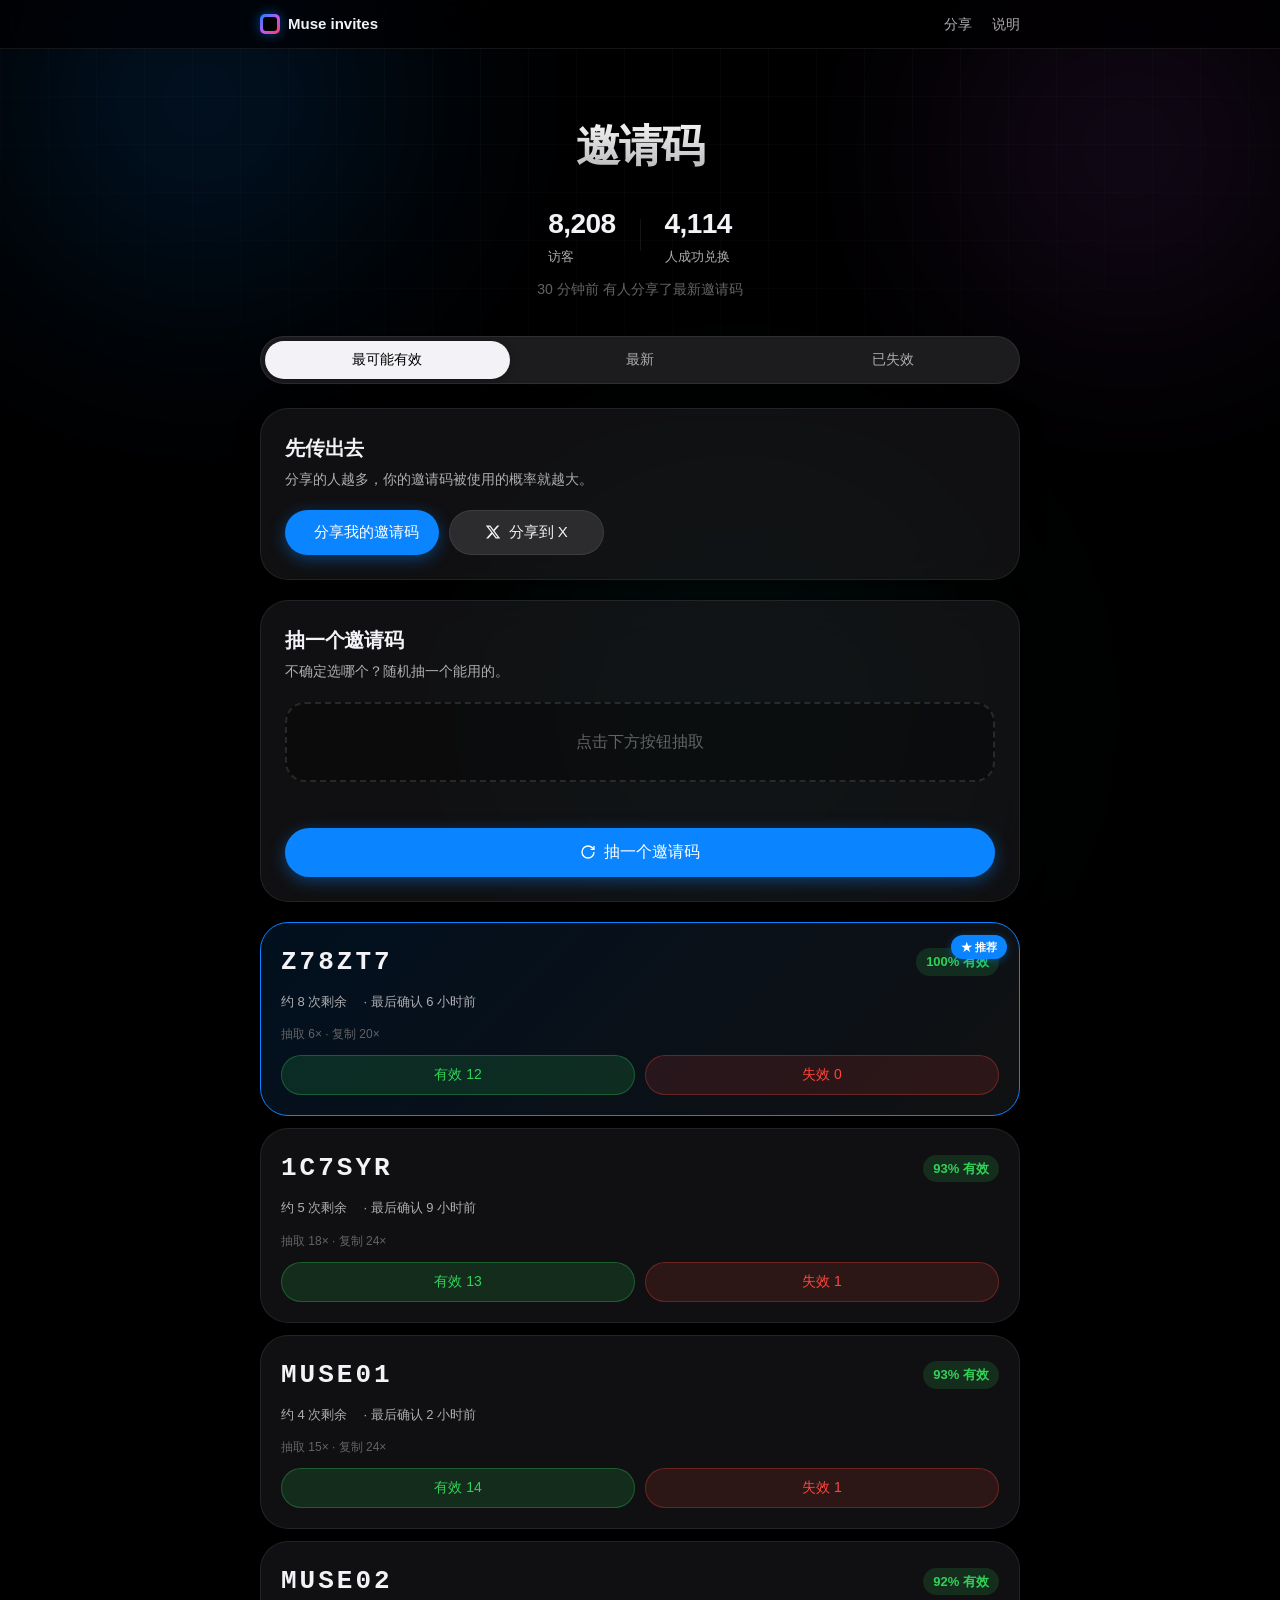
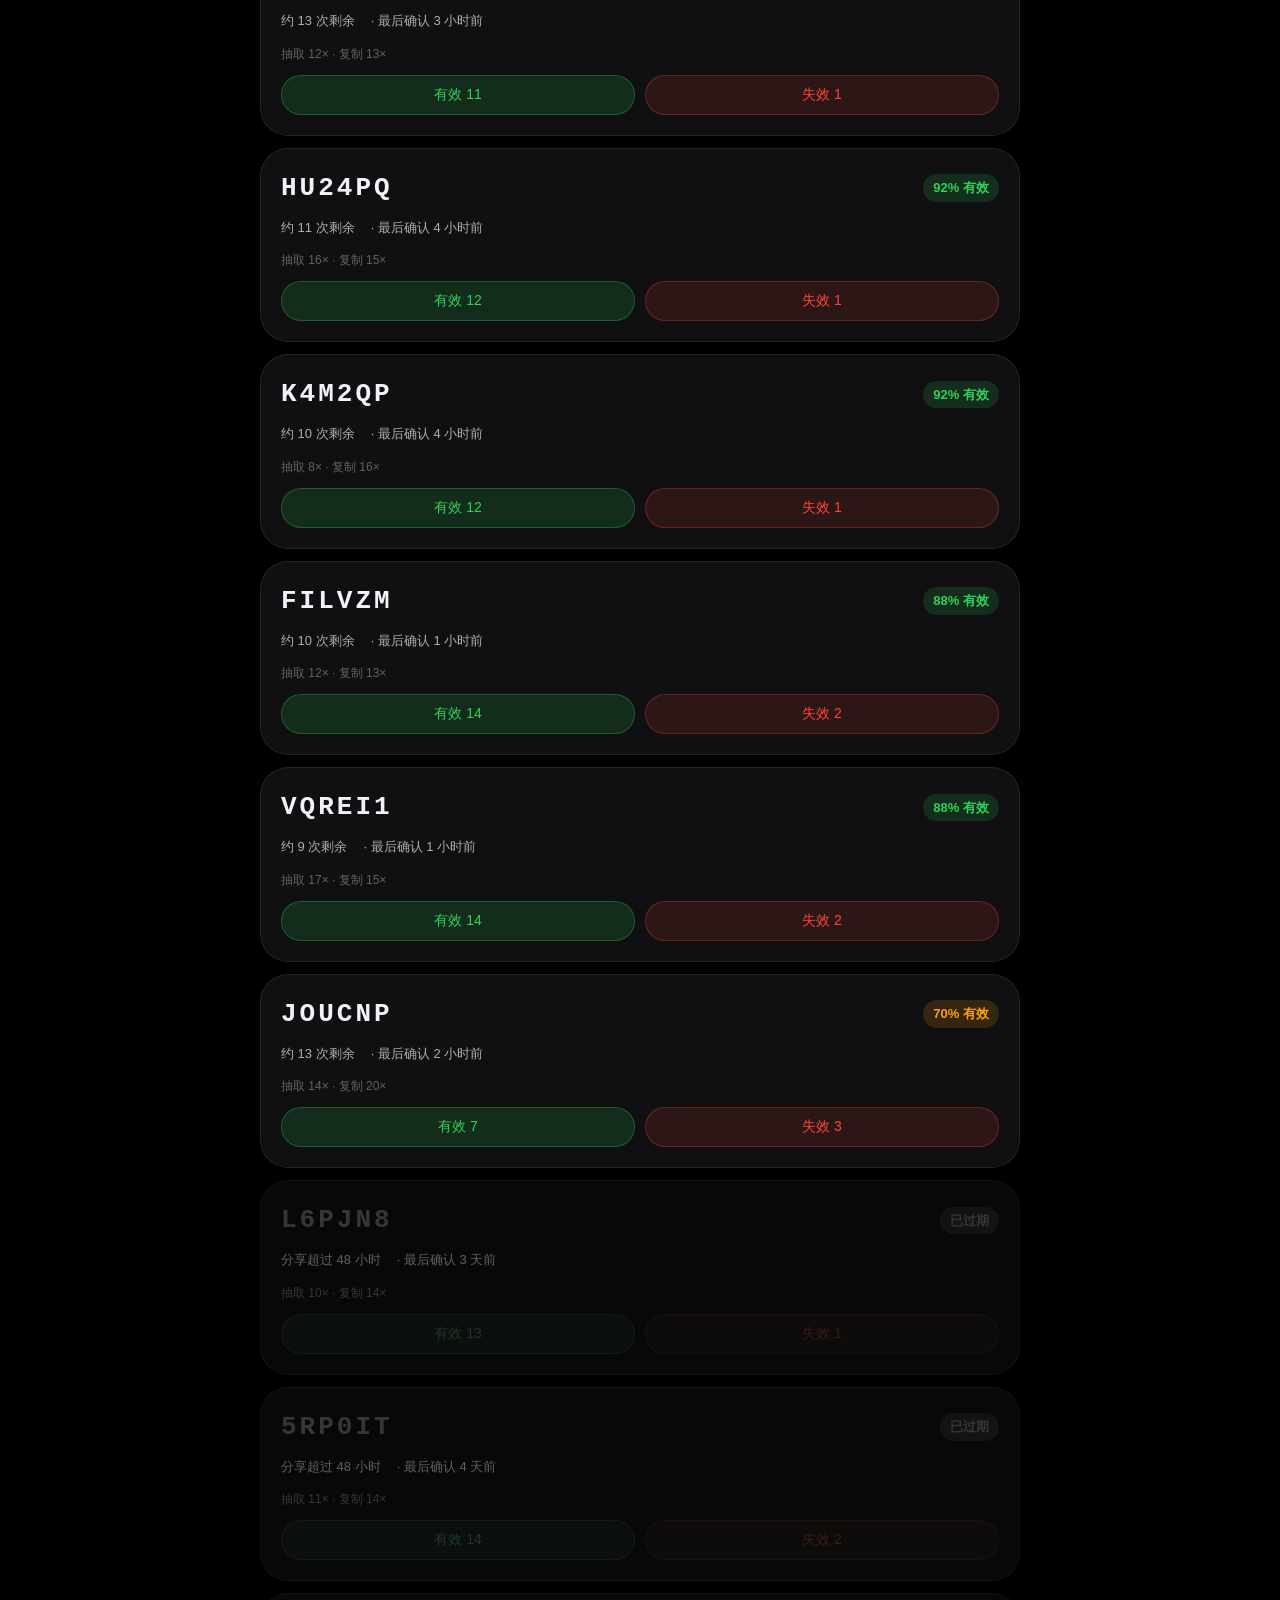
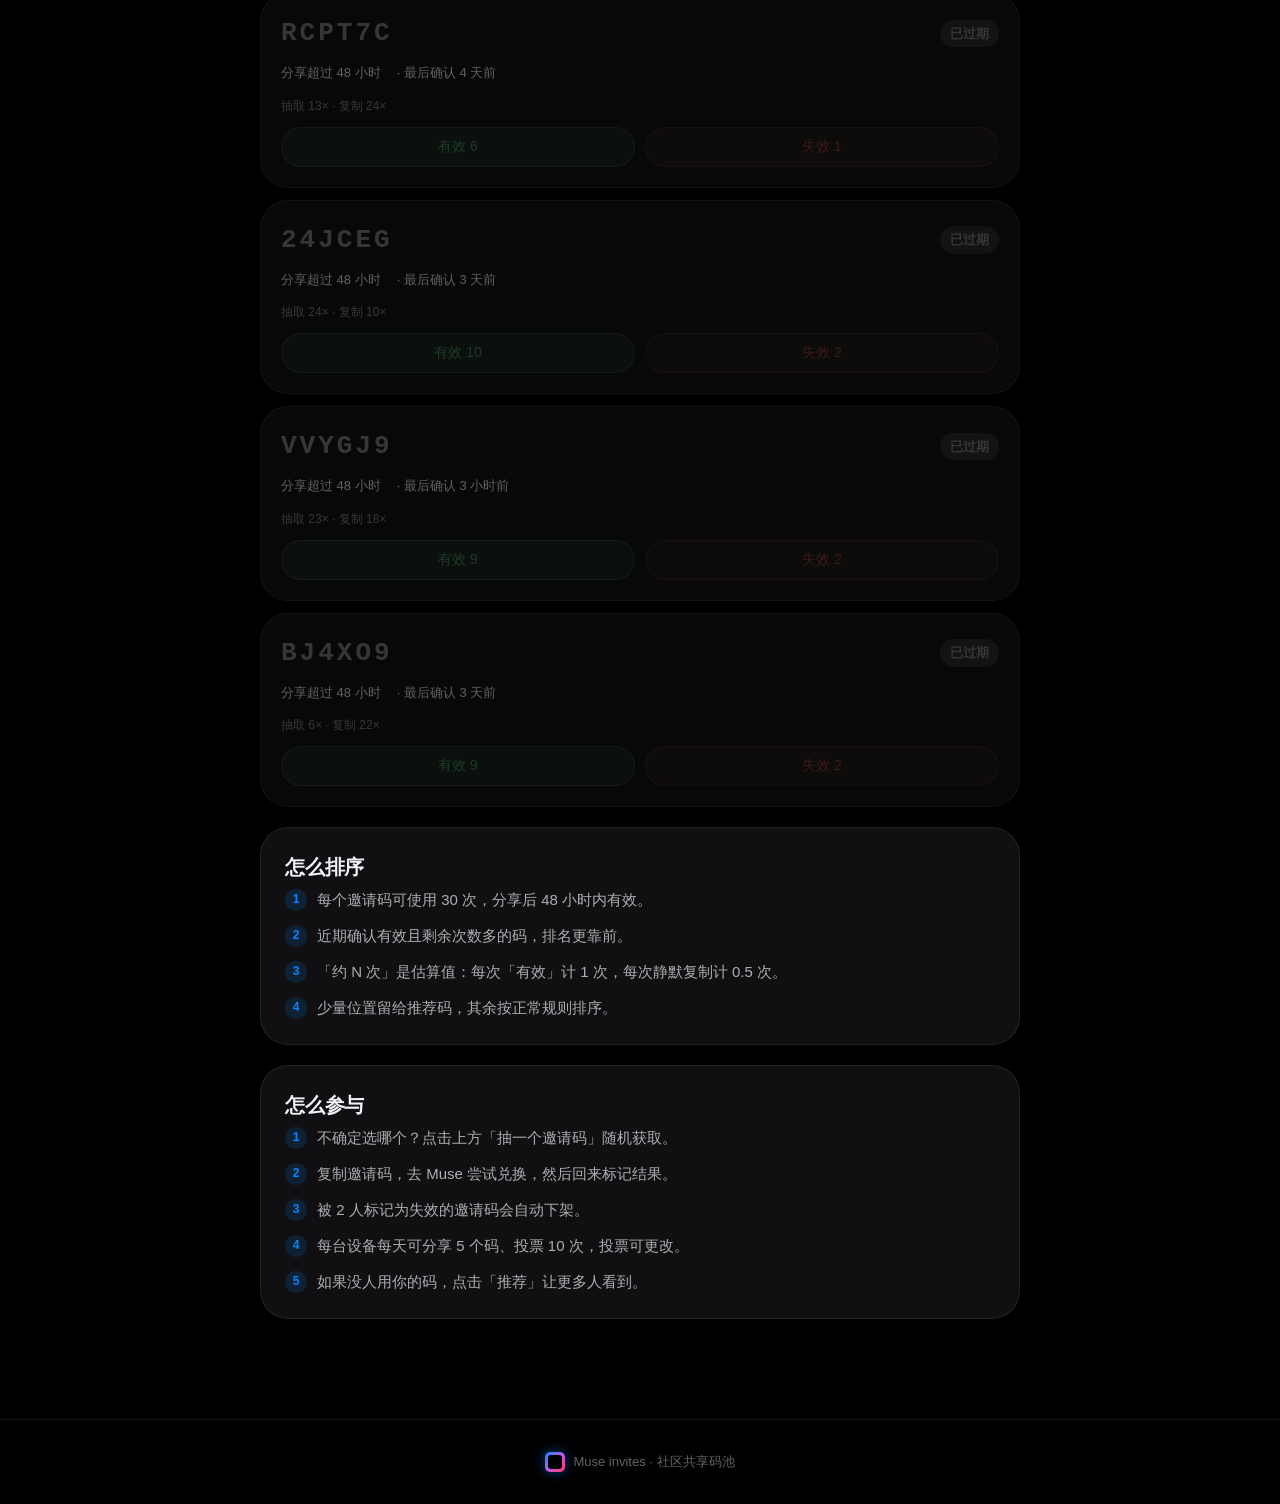
<file: index.html>
<!DOCTYPE html>
<html lang="zh-CN" data-theme="dark">
<head>
  <meta charset="UTF-8" />
  <meta name="viewport" content="width=device-width, initial-scale=1.0, viewport-fit=cover" />
  <title>Muse 邀请码 · 社区共享码池</title>
  <meta name="description" content="Muse 邀请码社区共享池，免费领取、复制、反馈。8000+ 访客，3900+ 成功兑换。" />
  <meta name="keywords" content="Muse 邀请码, Muse AI, Meta Muse, 邀请码, Muse 兑换码" />
  <meta name="author" content="Muse Invites" />
  <meta name="robots" content="index, follow" />
  <link rel="canonical" href="https://muse.monk.party/" />

  <!-- Open Graph -->
  <meta property="og:type" content="website" />
  <meta property="og:title" content="Muse 邀请码 · 社区共享码池" />
  <meta property="og:description" content="免费领取 Muse 邀请码，社区共享，实时反馈。" />
  <meta property="og:url" content="https://muse.monk.party/" />
  <meta property="og:site_name" content="Muse Invites" />

  <!-- Twitter -->
  <meta name="twitter:card" content="summary_large_image" />
  <meta name="twitter:title" content="Muse 邀请码 · 社区共享码池" />
  <meta name="twitter:description" content="免费领取 Muse 邀请码，社区共享，实时反馈。" />

  <!-- Apple -->
  <meta name="apple-mobile-web-app-capable" content="yes" />
  <meta name="apple-mobile-web-app-status-bar-style" content="black-translucent" />
  <meta name="theme-color" content="#000000" />

  <link rel="icon" type="image/svg+xml" href="/favicon.svg" />
  <link rel="preconnect" href="https://fonts.googleapis.com" />
  <link rel="preconnect" href="https://fonts.gstatic.com" crossorigin />

  <!-- 结构化数据 -->
  <script type="application/ld+json">
  {
    "@context": "https://schema.org",
    "@type": "WebSite",
    "name": "Muse 邀请码 · 社区共享码池",
    "url": "https://muse.monk.party/",
    "description": "免费领取 Muse 邀请码，社区共享，实时反馈。"
  }
  </script>

  <link rel="stylesheet" href="/style.css" />
</head>
<body>
  <!-- 科技感背景 -->
  <div class="bg-grid" aria-hidden="true"></div>
  <div class="bg-glow" aria-hidden="true">
    <div class="glow glow-1"></div>
    <div class="glow glow-2"></div>
    <div class="glow glow-3"></div>
  </div>

  <!-- 导航 -->
  <header class="nav">
    <div class="nav-inner">
      <a href="/" class="brand">
        <span class="brand-mark"></span>
        <span class="brand-name">Muse invites</span>
      </a>
      <div class="nav-right">
        <a href="#share" class="nav-link">分享</a>
        <a href="#how" class="nav-link">说明</a>
      </div>
    </div>
  </header>

  <main class="main">
    <!-- Hero -->
    <section class="hero">
      <h1 class="hero-title">邀请码</h1>
      <div class="hero-stats">
        <div class="stat">
          <span class="stat-num" id="visitorCount">8,163</span>
          <span class="stat-label">访客</span>
        </div>
        <div class="stat-divider"></div>
        <div class="stat">
          <span class="stat-num" id="successCount">3,944</span>
          <span class="stat-label">人成功兑换</span>
        </div>
      </div>
      <p class="hero-sub">
        <span id="lastShare">3 天前</span> 有人分享了最新邀请码
      </p>
    </section>

    <!-- 排序标签 -->
    <div class="tabs" role="tablist">
      <button class="tab active" data-sort="likely" role="tab">最可能有效</button>
      <button class="tab" data-sort="newest" role="tab">最新</button>
      <button class="tab" data-sort="expired" role="tab">已失效</button>
    </div>

    <!-- 分享区 -->
    <section id="share" class="panel share-panel">
      <h2 class="panel-title">先传出去</h2>
      <p class="panel-desc">分享的人越多，你的邀请码被使用的概率就越大。</p>
      <div class="share-btns">
        <button id="shareCodeBtn" class="btn btn-primary">
          <svg viewBox="0 0 24 24" fill="none" stroke="currentColor" stroke-width="2"><path d="M12 5v14M5 12h14"/></svg>
          分享我的邀请码
        </button>
        <button id="shareXBtn" class="btn btn-secondary">
          <svg viewBox="0 0 24 24" fill="currentColor" width="16" height="16"><path d="M18.244 2.25h3.308l-7.227 8.26 8.502 11.24H16.17l-5.214-6.817L4.99 21.75H1.68l7.73-8.835L1.254 2.25H8.08l4.713 6.231zm-1.161 17.52h1.833L7.084 4.126H5.117z"/></svg>
          分享到 X
        </button>
      </div>
    </section>

    <!-- 随机抽取 -->
    <section class="panel draw-panel">
      <h2 class="panel-title">抽一个邀请码</h2>
      <p class="panel-desc">不确定选哪个？随机抽一个能用的。</p>
      <div class="draw-box" id="drawBox">
        <span class="draw-placeholder" id="drawPlaceholder">点击下方按钮抽取</span>
        <span class="draw-code" id="drawCode"></span>
      </div>
      <div class="draw-meta" id="drawMeta"></div>
      <button id="drawBtn" class="btn btn-primary btn-block btn-lg">
        <svg viewBox="0 0 24 24" fill="none" stroke="currentColor" stroke-width="2"><path d="M21 12a9 9 0 1 1-9-9c2.52 0 4.93 1.06 6.74 2.74L21 8"/><path d="M21 3v5h-5"/></svg>
        抽一个邀请码
      </button>
      <div class="draw-actions" id="drawActions">
        <button id="drawCopyBtn" class="btn btn-primary">复制码</button>
        <button id="drawAgainBtn" class="btn btn-ghost">再抽一个</button>
      </div>
    </section>

    <!-- 邀请码列表 -->
    <section class="code-list" id="codeList"></section>

    <!-- 排名说明 -->
    <section id="how" class="panel info-panel">
      <h2 class="panel-title">怎么排序</h2>
      <ol class="info-list">
        <li>每个邀请码可使用 30 次，分享后 48 小时内有效。</li>
        <li>近期确认有效且剩余次数多的码，排名更靠前。</li>
        <li>「约 N 次」是估算值：每次「有效」计 1 次，每次静默复制计 0.5 次。</li>
        <li>少量位置留给推荐码，其余按正常规则排序。</li>
      </ol>
    </section>

    <!-- 参与说明 -->
    <section class="panel info-panel">
      <h2 class="panel-title">怎么参与</h2>
      <ol class="info-list">
        <li>不确定选哪个？点击上方「抽一个邀请码」随机获取。</li>
        <li>复制邀请码，去 Muse 尝试兑换，然后回来标记结果。</li>
        <li>被 2 人标记为失效的邀请码会自动下架。</li>
        <li>每台设备每天可分享 5 个码、投票 10 次，投票可更改。</li>
        <li>如果没人用你的码，点击「推荐」让更多人看到。</li>
      </ol>
    </section>
  </main>

  <!-- 分享邀请码弹窗 -->
  <div id="shareModal" class="modal" aria-hidden="true">
    <div class="modal-backdrop" data-close></div>
    <div class="modal-card">
      <button class="modal-close" data-close aria-label="关闭">
        <svg viewBox="0 0 24 24" fill="none" stroke="currentColor" stroke-width="2"><path d="M18 6L6 18M6 6l12 12"/></svg>
      </button>
      <div class="modal-icon">
        <svg viewBox="0 0 24 24" fill="none" stroke="currentColor" stroke-width="1.5"><path d="M12 5v14M5 12h14"/></svg>
      </div>
      <h3 class="modal-title">分享你的邀请码</h3>
      <p class="modal-desc">把你的 Muse 邀请码留给下一位朋友，让更多人有机会体验。</p>
      <form id="shareForm">
        <div class="form-group">
          <label for="shareCodeInput">你的 Muse 邀请码</label>
          <input type="text" id="shareCodeInput" name="code" maxlength="12" placeholder="例如 K4M2QP" autocomplete="off" pattern="[A-Za-z0-9]{4,12}" required />
          <span class="form-hint">4–12 位英文字母或数字，无需提供账号信息。</span>
        </div>
        <button type="submit" class="btn btn-primary btn-block btn-lg">提交邀请码</button>
        <p class="form-warning">邀请码会公开展示，也可能很快用完。不要为邀请码付费。</p>
      </form>
    </div>
  </div>

  <!-- 页脚 -->
  <footer class="footer">
    <div class="footer-inner">
      <span class="brand-mark"></span>
      <span>Muse invites · 社区共享码池</span>
    </div>
  </footer>

  <!-- Toast -->
  <div id="toast" class="toast" role="status" aria-live="polite"></div>

  <script src="/app.js"></script>
</body>
</html>
</file>
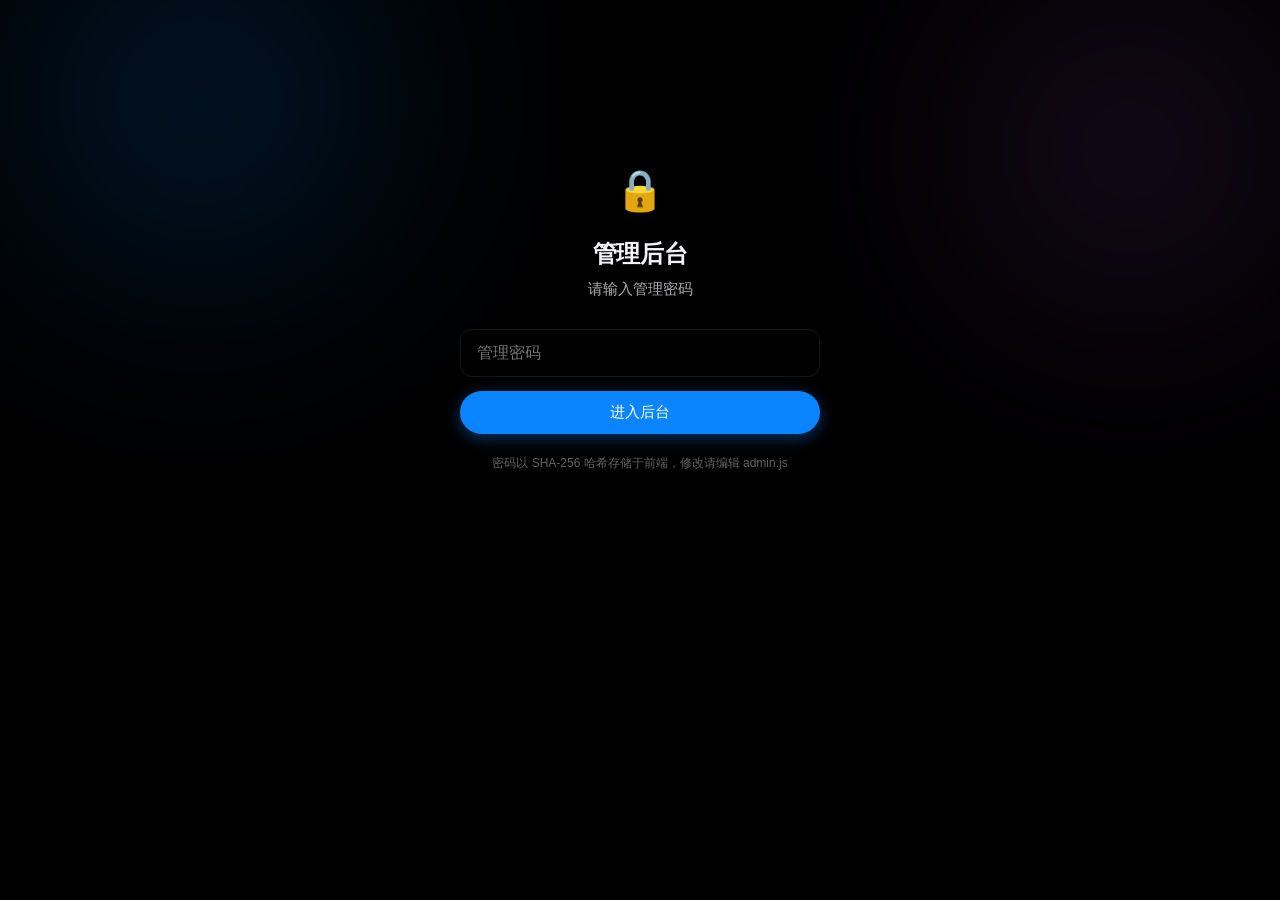
<file: admin.html>
<!DOCTYPE html>
<html lang="zh-CN" data-theme="dark">
<head>
  <meta charset="UTF-8" />
  <meta name="viewport" content="width=device-width, initial-scale=1.0" />
  <title>管理后台 · Muse Invites</title>
  <meta name="robots" content="noindex, nofollow" />
  <meta name="theme-color" content="#000000" />
  <link rel="icon" type="image/svg+xml" href="/favicon.svg" />
  <link rel="stylesheet" href="/style.css" />
  <style>
    .admin-wrap { min-height: 100vh; padding: 60px 20px; position: relative; z-index: 1; }
    .admin-container { max-width: 720px; margin: 0 auto; }
    .admin-title { font-size: 28px; font-weight: 700; letter-spacing: -0.02em; margin-bottom: 6px; }
    .admin-sub { color: var(--text-secondary); margin-bottom: 28px; font-size: 15px; }
    .admin-card {
      background: rgba(28, 28, 30, 0.6);
      backdrop-filter: blur(20px);
      border: 0.5px solid var(--border);
      border-radius: var(--radius-xl);
      padding: 24px;
      margin-bottom: 16px;
    }
    .admin-card h3 { font-size: 17px; font-weight: 600; margin-bottom: 16px; }
    .featured-input { display: flex; gap: 10px; margin-bottom: 16px; }
    .featured-input input {
      flex: 1;
      padding: 12px 16px;
      border: 0.5px solid var(--border);
      border-radius: 12px;
      font-size: 15px;
      background: rgba(0,0,0,0.3);
      color: var(--text);
      letter-spacing: 2px;
      text-transform: uppercase;
      font-weight: 500;
    }
    .featured-input input:focus { outline: none; border-color: var(--accent); box-shadow: 0 0 0 3px rgba(10,132,255,0.2); }
    .featured-list { display: flex; flex-wrap: wrap; gap: 8px; }
    .featured-chip {
      display: inline-flex; align-items: center; gap: 8px;
      padding: 8px 14px;
      background: rgba(10,132,255,0.15);
      color: var(--accent);
      border-radius: 100px;
      font-size: 14px; font-weight: 500; letter-spacing: 1px;
    }
    .featured-chip button {
      width: 18px; height: 18px; border-radius: 50%;
      background: rgba(255,255,255,0.1);
      display: flex; align-items: center; justify-content: center;
      font-size: 11px; color: var(--accent);
    }
    .empty-hint { color: var(--text-tertiary); font-size: 14px; font-style: italic; }
    .code-table { width: 100%; border-collapse: collapse; }
    .code-table th, .code-table td {
      padding: 12px 8px; text-align: left;
      border-bottom: 0.5px solid var(--border);
      font-size: 14px;
    }
    .code-table th { color: var(--text-tertiary); font-weight: 500; font-size: 12px; text-transform: uppercase; letter-spacing: .5px; }
    .code-table td.code-val { font-weight: 600; letter-spacing: 2px; }
    .btn-del {
      padding: 6px 12px; border-radius: 8px;
      background: rgba(255,69,58,0.15); color: var(--danger);
      font-size: 13px; border: 0.5px solid rgba(255,69,58,0.3);
    }
    .btn-del:hover { background: rgba(255,69,58,0.25); }
    .btn-sm { padding: 8px 14px; font-size: 13px; }
    .login-box { max-width: 360px; margin: 100px auto; text-align: center; }
    .login-box input {
      width: 100%; padding: 14px 16px;
      border: 0.5px solid var(--border);
      border-radius: 12px;
      font-size: 16px;
      background: rgba(0,0,0,0.3);
      color: var(--text);
      margin-bottom: 14px;
    }
    .login-box input:focus { outline: none; border-color: var(--accent); box-shadow: 0 0 0 3px rgba(10,132,255,0.2); }
    .back-link { display: inline-flex; align-items: center; gap: 6px; color: var(--accent); font-size: 14px; margin-bottom: 20px; }
    .stat-row { display: grid; grid-template-columns: repeat(3, 1fr); gap: 12px; margin-bottom: 8px; }
    .stat-box { padding: 18px; background: rgba(0,0,0,0.3); border-radius: 14px; text-align: center; border: 0.5px solid var(--border); }
    .stat-box .num { font-size: 26px; font-weight: 700; }
    .stat-box .lbl { font-size: 12px; color: var(--text-tertiary); margin-top: 4px; }
    .row-actions { display: flex; gap: 10px; flex-wrap: wrap; margin-bottom: 16px; }
  </style>
</head>
<body>
  <div class="bg-glow" aria-hidden="true">
    <div class="glow glow-1"></div>
    <div class="glow glow-2"></div>
  </div>

  <div id="loginView" class="admin-wrap">
    <div class="login-box">
      <div style="font-size:40px;margin-bottom:16px;">🔒</div>
      <h1 class="admin-title" style="font-size:24px;">管理后台</h1>
      <p class="admin-sub">请输入管理密码</p>
      <form id="loginForm">
        <input type="password" id="loginPwd" placeholder="管理密码" autocomplete="off" required />
        <button type="submit" class="btn btn-primary btn-block">进入后台</button>
      </form>
      <p style="margin-top:20px;font-size:12px;color:var(--text-tertiary);">密码以 SHA-256 哈希存储于前端，修改请编辑 admin.js</p>
    </div>
  </div>

  <div id="adminView" class="admin-wrap" style="display:none;">
    <div class="admin-container">
      <a href="/" class="back-link">
        <svg viewBox="0 0 24 24" fill="none" stroke="currentColor" stroke-width="2" width="16" height="16"><path d="M19 12H5M12 19l-7-7 7-7"/></svg>
        返回首页
      </a>
      <h1 class="admin-title">Muse Invites · 管理后台</h1>
      <p class="admin-sub">管理邀请码池与重点推荐</p>

      <div class="admin-card">
        <h3>数据概览</h3>
        <div class="stat-row">
          <div class="stat-box"><div class="num" id="statTotal">0</div><div class="lbl">总码数</div></div>
          <div class="stat-box"><div class="num" id="statFeatured">0</div><div class="lbl">推荐码</div></div>
          <div class="stat-box"><div class="num" id="statWorks">0</div><div class="lbl">有效反馈</div></div>
        </div>
      </div>

      <div class="admin-card">
        <h3>★ 重点推荐邀请码</h3>
        <p style="color:var(--text-secondary);font-size:14px;margin-bottom:16px;">推荐码会优先展示、优先被抽取，并带「★ 推荐」标识。</p>
        <div class="featured-input">
          <input type="text" id="featuredInput" placeholder="输入邀请码，例如 K4M2QP" maxlength="12" />
          <button id="addFeaturedBtn" class="btn btn-primary">添加</button>
        </div>
        <div class="featured-list" id="featuredList">
          <span class="empty-hint">暂无推荐码</span>
        </div>
      </div>

      <div class="admin-card">
        <h3>码池管理</h3>
        <div class="row-actions">
          <button id="resetBtn" class="btn btn-secondary btn-sm">重置为初始数据</button>
          <button id="clearBtn" class="btn btn-sm" style="color:var(--danger);">清空所有码</button>
          <button id="logoutBtn" class="btn btn-ghost btn-sm" style="margin-left:auto;">退出登录</button>
        </div>
        <div style="overflow-x:auto;">
          <table class="code-table">
            <thead>
              <tr>
                <th>邀请码</th>
                <th>有效</th>
                <th>失效</th>
                <th>抽取</th>
                <th>分享时间</th>
                <th>操作</th>
              </tr>
            </thead>
            <tbody id="codeTableBody"></tbody>
          </table>
        </div>
      </div>
    </div>
  </div>

  <div id="toast" class="toast"></div>
  <script src="/admin.js"></script>
</body>
</html>
</file>
<file: style.css>
/* ============================================================
   Muse Invites — 苹果风科技范
   ============================================================ */

:root {
  --bg: #000000;
  --bg-elevated: #1c1c1e;
  --bg-elevated-2: #2c2c2e;
  --text: #f2f2f7;
  --text-secondary: #aeaeb2;
  --text-tertiary: #636366;
  --border: rgba(255, 255, 255, 0.08);
  --border-strong: rgba(255, 255, 255, 0.12);
  --accent: #0a84ff;
  --accent-hover: #409cff;
  --accent-glow: rgba(10, 132, 255, 0.4);
  --success: #30d158;
  --warning: #ff9f0a;
  --danger: #ff453a;
  --radius-sm: 10px;
  --radius: 14px;
  --radius-lg: 20px;
  --radius-xl: 28px;
  --shadow-card: 0 4px 24px rgba(0, 0, 0, 0.4);
  --shadow-glow: 0 0 40px rgba(10, 132, 255, 0.15);
  --font-sans: -apple-system, BlinkMacSystemFont, "SF Pro Text", "SF Pro Display", "PingFang SC", "Hiragino Sans GB", "Microsoft YaHei", sans-serif;
  --ease: cubic-bezier(0.4, 0, 0.2, 1);
}

/* 重置 */
*, *::before, *::after { box-sizing: border-box; margin: 0; padding: 0; }
html { scroll-behavior: smooth; -webkit-text-size-adjust: 100%; }
body {
  font-family: var(--font-sans);
  background: var(--bg);
  color: var(--text);
  line-height: 1.5;
  -webkit-font-smoothing: antialiased;
  -moz-osx-font-smoothing: grayscale;
  min-height: 100vh;
  position: relative;
  overflow-x: hidden;
}
a { color: inherit; text-decoration: none; }
button { font-family: inherit; cursor: pointer; border: none; background: none; color: inherit; }
input { font-family: inherit; }
ul, ol { list-style: none; }

/* ========== 科技感背景 ========== */
.bg-grid {
  position: fixed;
  inset: 0;
  z-index: 0;
  background-image:
    linear-gradient(rgba(255,255,255,0.025) 1px, transparent 1px),
    linear-gradient(90deg, rgba(255,255,255,0.025) 1px, transparent 1px);
  background-size: 48px 48px;
  mask-image: radial-gradient(ellipse 80% 60% at 50% 0%, #000 30%, transparent 100%);
  -webkit-mask-image: radial-gradient(ellipse 80% 60% at 50% 0%, #000 30%, transparent 100%);
  pointer-events: none;
}
.bg-glow {
  position: fixed;
  inset: 0;
  z-index: 0;
  overflow: hidden;
  pointer-events: none;
}
.glow {
  position: absolute;
  border-radius: 50%;
  filter: blur(100px);
  opacity: 0.4;
}
.glow-1 {
  width: 600px; height: 600px;
  background: radial-gradient(circle, rgba(10,132,255,0.5), transparent 70%);
  top: -200px; left: -100px;
  animation: float1 20s ease-in-out infinite;
}
.glow-2 {
  width: 500px; height: 500px;
  background: radial-gradient(circle, rgba(191,90,242,0.4), transparent 70%);
  top: -100px; right: -100px;
  animation: float2 25s ease-in-out infinite;
}
.glow-3 {
  width: 700px; height: 700px;
  background: radial-gradient(circle, rgba(0,199,190,0.25), transparent 70%);
  top: 40%; left: 30%;
  animation: float3 30s ease-in-out infinite;
}
@keyframes float1 { 0%,100%{transform:translate(0,0)} 50%{transform:translate(100px,80px)} }
@keyframes float2 { 0%,100%{transform:translate(0,0)} 50%{transform:translate(-80px,60px)} }
@keyframes float3 { 0%,100%{transform:translate(0,0) scale(1)} 50%{transform:translate(-60px,-80px) scale(1.1)} }

/* ========== 导航 ========== */
.nav {
  position: sticky;
  top: 0;
  z-index: 100;
  background: rgba(0, 0, 0, 0.72);
  backdrop-filter: saturate(180%) blur(20px);
  -webkit-backdrop-filter: saturate(180%) blur(20px);
  border-bottom: 0.5px solid var(--border);
}
.nav-inner {
  max-width: 800px;
  margin: 0 auto;
  padding: 0 20px;
  height: 48px;
  display: flex;
  align-items: center;
  justify-content: space-between;
}
.brand { display: flex; align-items: center; gap: 8px; font-weight: 600; font-size: 15px; }
.brand-mark {
  width: 20px; height: 20px;
  border-radius: 5px;
  background: linear-gradient(135deg, #0a84ff, #bf5af2 50%, #ff375f);
  position: relative;
  box-shadow: 0 0 12px rgba(10, 132, 255, 0.5);
}
.brand-mark::after {
  content: '';
  position: absolute;
  inset: 3px;
  border-radius: 3px;
  background: var(--bg);
}
.nav-right { display: flex; gap: 20px; }
.nav-link { font-size: 14px; color: var(--text-secondary); transition: color .2s; }
.nav-link:hover { color: var(--text); }

/* ========== 主容器 ========== */
.main {
  position: relative;
  z-index: 1;
  max-width: 800px;
  margin: 0 auto;
  padding: 40px 20px 80px;
}

/* ========== Hero ========== */
.hero { text-align: center; padding: 24px 0 36px; }
.hero-title {
  font-size: 44px;
  font-weight: 700;
  letter-spacing: -0.03em;
  margin-bottom: 24px;
  background: linear-gradient(180deg, #ffffff 0%, #aeaeb2 100%);
  -webkit-background-clip: text;
  background-clip: text;
  -webkit-text-fill-color: transparent;
}
.hero-stats {
  display: flex;
  align-items: center;
  justify-content: center;
  gap: 24px;
  margin-bottom: 12px;
}
.stat { display: flex; flex-direction: column; align-items: baseline; gap: 2px; }
.stat-num {
  font-size: 28px;
  font-weight: 700;
  letter-spacing: -0.02em;
  font-variant-numeric: tabular-nums;
}
.stat-label { font-size: 13px; color: var(--text-secondary); }
.stat-divider { width: 1px; height: 32px; background: var(--border); }
.hero-sub { font-size: 14px; color: var(--text-tertiary); }

/* ========== 排序标签 ========== */
.tabs {
  display: flex;
  gap: 8px;
  padding: 4px;
  background: var(--bg-elevated);
  border-radius: 100px;
  margin-bottom: 24px;
  border: 0.5px solid var(--border);
}
.tab {
  flex: 1;
  padding: 10px 16px;
  border-radius: 100px;
  font-size: 14px;
  font-weight: 500;
  color: var(--text-secondary);
  transition: all .25s var(--ease);
  white-space: nowrap;
}
.tab.active {
  background: var(--text);
  color: var(--bg);
  box-shadow: 0 2px 8px rgba(0,0,0,0.3);
}
.tab:not(.active):hover { color: var(--text); }

/* ========== 面板通用 ========== */
.panel {
  background: rgba(28, 28, 30, 0.6);
  backdrop-filter: blur(20px);
  -webkit-backdrop-filter: blur(20px);
  border: 0.5px solid var(--border);
  border-radius: var(--radius-xl);
  padding: 24px;
  margin-bottom: 20px;
  box-shadow: var(--shadow-card);
}
.panel-title {
  font-size: 20px;
  font-weight: 600;
  letter-spacing: -0.01em;
  margin-bottom: 6px;
}
.panel-desc {
  font-size: 14px;
  color: var(--text-secondary);
  margin-bottom: 20px;
}

/* ========== 分享面板 ========== */
.share-panel { display: flex; flex-direction: column; align-items: flex-start; }

/* ========== 抽取面板 ========== */
.draw-box {
  min-height: 80px;
  display: flex;
  align-items: center;
  justify-content: center;
  border: 2px dashed var(--border-strong);
  border-radius: var(--radius-lg);
  margin-bottom: 12px;
  background: rgba(0, 0, 0, 0.3);
  transition: all .3s var(--ease);
}
.draw-box.has-code {
  border-color: var(--accent);
  background: rgba(10, 132, 255, 0.08);
  box-shadow: inset 0 0 30px rgba(10, 132, 255, 0.1);
}
.draw-placeholder { font-size: 16px; color: var(--text-tertiary); }
.draw-code {
  display: none;
  font-size: 36px;
  font-weight: 700;
  letter-spacing: 6px;
  font-family: "SF Mono", "Monaco", monospace;
  color: var(--accent);
  text-shadow: 0 0 20px var(--accent-glow);
}
.draw-box.has-code .draw-placeholder { display: none; }
.draw-box.has-code .draw-code { display: block; animation: pop .4s var(--ease); }
@keyframes pop { 0%{opacity:0;transform:scale(.8)} 100%{opacity:1;transform:scale(1)} }
.draw-meta {
  text-align: center;
  font-size: 13px;
  color: var(--text-secondary);
  margin-bottom: 16px;
  min-height: 18px;
}
.draw-actions {
  display: none;
  gap: 10px;
  margin-top: 12px;
}
.draw-actions.show { display: flex; }
.draw-actions .btn { flex: 1; }

/* ========== 按钮 ========== */
.btn {
  display: inline-flex;
  align-items: center;
  justify-content: center;
  gap: 8px;
  padding: 12px 20px;
  border-radius: 100px;
  font-size: 15px;
  font-weight: 500;
  transition: all .25s var(--ease);
  white-space: nowrap;
}
.btn svg { width: 16px; height: 16px; }
.btn-lg { padding: 14px 24px; font-size: 16px; }
.btn-block { width: 100%; }
.btn-primary {
  background: var(--accent);
  color: #fff;
  box-shadow: 0 4px 16px var(--accent-glow);
}
.btn-primary:hover { background: var(--accent-hover); transform: translateY(-1px); box-shadow: 0 6px 24px var(--accent-glow); }
.btn-secondary {
  background: var(--bg-elevated-2);
  color: var(--text);
  border: 0.5px solid var(--border);
}
.btn-secondary:hover { background: #3a3a3c; }
.btn-ghost {
  background: transparent;
  color: var(--text-secondary);
  border: 0.5px solid var(--border);
}
.btn-ghost:hover { color: var(--text); border-color: var(--border-strong); }

/* ========== 邀请码列表 ========== */
.code-list {
  display: flex;
  flex-direction: column;
  gap: 12px;
  margin-bottom: 20px;
}
.code-card {
  background: rgba(28, 28, 30, 0.6);
  backdrop-filter: blur(20px);
  -webkit-backdrop-filter: blur(20px);
  border: 0.5px solid var(--border);
  border-radius: var(--radius-xl);
  padding: 20px;
  transition: all .25s var(--ease);
  position: relative;
  overflow: hidden;
}
.code-card:hover {
  border-color: var(--border-strong);
  transform: translateY(-2px);
  box-shadow: var(--shadow-card), 0 0 0 1px var(--accent-glow);
}
.code-card.featured {
  border-color: var(--accent);
  background: linear-gradient(135deg, rgba(10,132,255,0.12), rgba(28,28,30,0.6));
}
.code-card.featured::before {
  content: '★ 推荐';
  position: absolute;
  top: 12px; right: 12px;
  padding: 4px 10px;
  background: var(--accent);
  color: #fff;
  font-size: 11px;
  font-weight: 600;
  border-radius: 100px;
  box-shadow: 0 2px 8px var(--accent-glow);
}
.code-top {
  display: flex;
  align-items: center;
  justify-content: space-between;
  margin-bottom: 10px;
}
.code-value {
  font-size: 26px;
  font-weight: 700;
  letter-spacing: 3px;
  font-family: "SF Mono", "Monaco", monospace;
  cursor: pointer;
  transition: color .2s;
}
.code-value:hover { color: var(--accent); }
.code-rate {
  font-size: 13px;
  font-weight: 600;
  padding: 4px 10px;
  border-radius: 100px;
  background: rgba(48, 209, 88, 0.15);
  color: var(--success);
}
.code-rate.mid { background: rgba(255, 159, 10, 0.15); color: var(--warning); }
.code-rate.low { background: rgba(255, 69, 58, 0.15); color: var(--danger); }
.code-rate.expired { background: rgba(142, 142, 147, 0.15); color: var(--text-tertiary); }
/* 过期卡片 */
.code-card.expired {
  opacity: 0.55;
  filter: grayscale(0.4);
}
.code-card.expired .code-value {
  color: var(--text-tertiary);
  text-shadow: none;
}
.code-card.expired .btn {
  cursor: not-allowed;
  opacity: 0.5;
}
.code-meta {
  display: flex;
  flex-wrap: wrap;
  gap: 6px 16px;
  font-size: 13px;
  color: var(--text-secondary);
  margin-bottom: 14px;
}
.code-meta span { display: inline-flex; align-items: center; gap: 4px; }
.code-actions {
  display: flex;
  gap: 10px;
}
.code-actions .btn { flex: 1; padding: 10px; font-size: 14px; }
.btn-works {
  background: rgba(48, 209, 88, 0.15);
  color: var(--success);
  border: 0.5px solid rgba(48, 209, 88, 0.3);
}
.btn-works:hover { background: rgba(48, 209, 88, 0.25); }
.btn-works.active { background: var(--success); color: #000; }
.btn-broken {
  background: rgba(255, 69, 58, 0.12);
  color: var(--danger);
  border: 0.5px solid rgba(255, 69, 58, 0.3);
}
.btn-broken:hover { background: rgba(255, 69, 58, 0.22); }
.btn-broken.active { background: var(--danger); color: #fff; }
.code-stats {
  font-size: 12px;
  color: var(--text-tertiary);
  margin-bottom: 12px;
}

/* ========== 信息面板 ========== */
.info-list {
  counter-reset: item;
  display: flex;
  flex-direction: column;
  gap: 12px;
}
.info-list li {
  position: relative;
  padding-left: 32px;
  font-size: 15px;
  color: var(--text-secondary);
  line-height: 1.6;
  counter-increment: item;
}
.info-list li::before {
  content: counter(item);
  position: absolute;
  left: 0; top: 1px;
  width: 22px; height: 22px;
  border-radius: 50%;
  background: var(--accent-soft, rgba(10,132,255,0.15));
  color: var(--accent);
  font-size: 12px;
  font-weight: 600;
  display: flex;
  align-items: center;
  justify-content: center;
}

/* ========== 页脚 ========== */
.footer {
  position: relative;
  z-index: 1;
  padding: 32px 20px;
  border-top: 0.5px solid var(--border);
  text-align: center;
}
.footer-inner {
  display: flex;
  align-items: center;
  justify-content: center;
  gap: 8px;
  font-size: 13px;
  color: var(--text-tertiary);
}

/* ========== Toast ========== */
.toast {
  position: fixed;
  bottom: 32px;
  left: 50%;
  transform: translateX(-50%) translateY(100px);
  padding: 12px 24px;
  background: rgba(44, 44, 46, 0.95);
  backdrop-filter: blur(20px);
  color: var(--text);
  border-radius: 100px;
  font-size: 14px;
  font-weight: 500;
  z-index: 300;
  opacity: 0;
  transition: all .3s var(--ease);
  box-shadow: var(--shadow-card);
  border: 0.5px solid var(--border);
}
.toast.show { opacity: 1; transform: translateX(-50%) translateY(0); }

/* ========== 分享按钮组 ========== */
.share-btns { display: flex; gap: 10px; flex-wrap: wrap; }
.share-btns .btn { flex: 1; min-width: 140px; }

/* ========== 弹窗 ========== */
.modal {
  position: fixed;
  inset: 0;
  z-index: 200;
  display: flex;
  align-items: center;
  justify-content: center;
  opacity: 0;
  visibility: hidden;
  transition: opacity .3s var(--ease), visibility .3s;
  padding: 20px;
}
.modal.show { opacity: 1; visibility: visible; }
.modal-backdrop {
  position: absolute;
  inset: 0;
  background: rgba(0, 0, 0, 0.6);
  backdrop-filter: blur(12px);
  -webkit-backdrop-filter: blur(12px);
}
.modal-card {
  position: relative;
  width: 100%;
  max-width: 420px;
  background: rgba(28, 28, 30, 0.95);
  backdrop-filter: blur(30px);
  -webkit-backdrop-filter: blur(30px);
  border: 0.5px solid var(--border-strong);
  border-radius: var(--radius-xl);
  padding: 36px 28px 28px;
  box-shadow: 0 20px 60px rgba(0, 0, 0, 0.6), 0 0 0 0.5px var(--border);
  transform: scale(.92) translateY(16px);
  transition: transform .3s var(--ease);
}
.modal.show .modal-card { transform: scale(1) translateY(0); }
.modal-close {
  position: absolute;
  top: 14px; right: 14px;
  width: 32px; height: 32px;
  border-radius: 50%;
  display: flex; align-items: center; justify-content: center;
  color: var(--text-tertiary);
  transition: background .2s, color .2s;
}
.modal-close:hover { background: var(--bg-elevated-2); color: var(--text); }
.modal-close svg { width: 18px; height: 18px; }
.modal-icon {
  width: 52px; height: 52px;
  margin: 0 auto 18px;
  border-radius: 50%;
  background: rgba(10, 132, 255, 0.15);
  display: flex; align-items: center; justify-content: center;
  color: var(--accent);
  box-shadow: 0 0 24px rgba(10, 132, 255, 0.2);
}
.modal-icon svg { width: 26px; height: 26px; }
.modal-title { font-size: 20px; font-weight: 600; text-align: center; margin-bottom: 6px; }
.modal-desc { font-size: 14px; color: var(--text-secondary); text-align: center; margin-bottom: 22px; }

/* ========== 表单 ========== */
.form-group { margin-bottom: 18px; }
.form-group label {
  display: block;
  font-size: 14px;
  font-weight: 500;
  margin-bottom: 8px;
  color: var(--text);
}
.form-group input {
  width: 100%;
  padding: 14px 16px;
  border: 0.5px solid var(--border);
  border-radius: 12px;
  font-size: 17px;
  font-weight: 600;
  letter-spacing: 3px;
  text-transform: uppercase;
  background: rgba(0, 0, 0, 0.4);
  color: var(--text);
  transition: all .2s;
  font-family: "SF Mono", "Monaco", monospace;
}
.form-group input:focus {
  outline: none;
  border-color: var(--accent);
  box-shadow: 0 0 0 3px rgba(10, 132, 255, 0.2);
}
.form-hint {
  display: block;
  font-size: 12px;
  color: var(--text-tertiary);
  margin-top: 8px;
  letter-spacing: 0;
  text-transform: none;
}
.form-warning {
  font-size: 12px;
  color: var(--warning);
  text-align: center;
  margin-top: 14px;
}

/* ========== 响应式 ========== */
@media (max-width: 600px) {
  .main { padding: 24px 16px 60px; }
  .hero-title { font-size: 36px; }
  .stat-num { font-size: 24px; }
  .panel { padding: 20px; border-radius: 22px; }
  .code-card { padding: 16px; border-radius: 22px; }
  .code-value { font-size: 22px; }
  .draw-code { font-size: 30px; letter-spacing: 4px; }
  .tabs { overflow-x: auto; }
  .tab { flex: 0 0 auto; }
}
</file>
